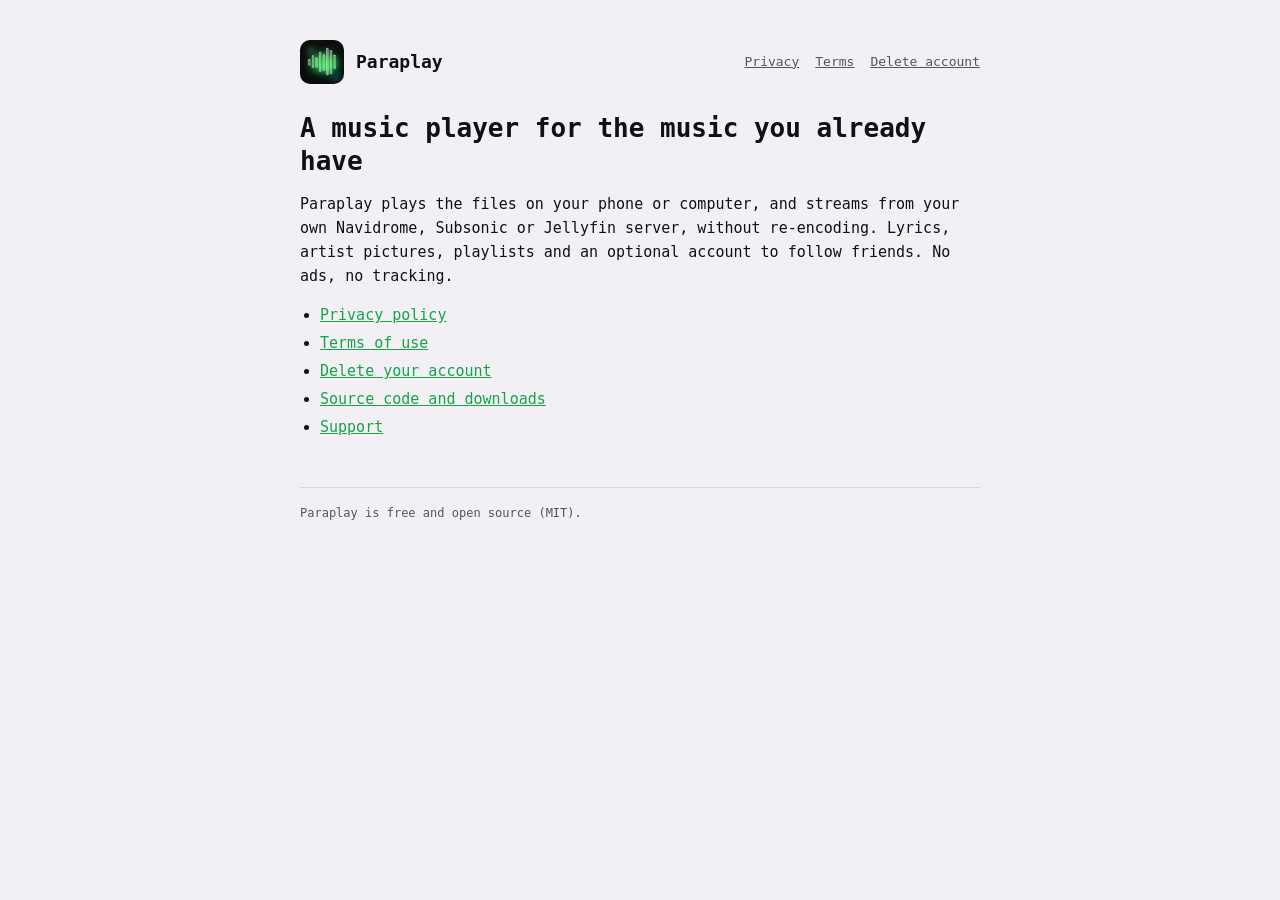
<file: docs/index.html>
<!doctype html>
<html lang="en">
<head>
<meta charset="utf-8">
<meta name="viewport" content="width=device-width, initial-scale=1">
<title>Paraplay</title>
<link rel="icon" href="icon.png">
<link rel="stylesheet" href="style.css">
</head>
<body>
<main>
  <header>
    <img src="icon.png" alt="">
    <a href="index.html">Paraplay</a>
    <nav><a href="privacy.html">Privacy</a><a href="terms.html">Terms</a><a href="delete-account.html">Delete account</a></nav>
  </header>
  <h1>A music player for the music you already have</h1>
  <p>Paraplay plays the files on your phone or computer, and streams from your own Navidrome, Subsonic or Jellyfin
  server, without re-encoding. Lyrics, artist pictures, playlists and an optional account to follow friends. No ads,
  no tracking.</p>
  <ul>
    <li><a href="privacy.html">Privacy policy</a></li>
    <li><a href="terms.html">Terms of use</a></li>
    <li><a href="delete-account.html">Delete your account</a></li>
    <li><a href="https://github.com/whozdgt/Paraplay">Source code and downloads</a></li>
    <li><a href="https://github.com/whozdgt/Paraplay/issues">Support</a></li>
  </ul>
  <footer>Paraplay is free and open source (MIT).</footer>
</main>
</body>
</html>
</file>
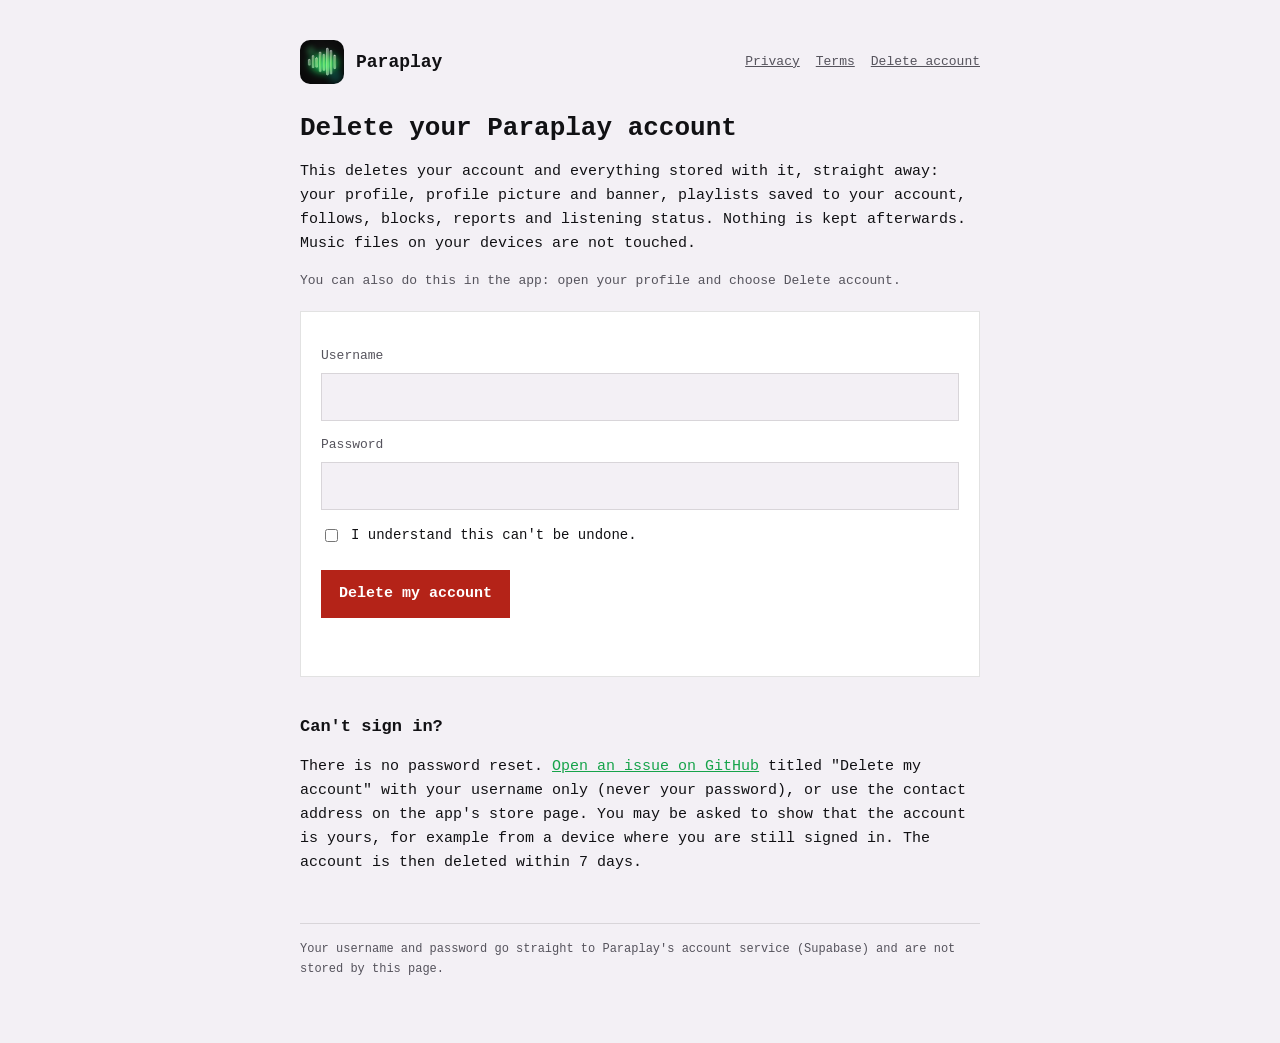
<file: docs/delete-account.html>
<!doctype html>
<html lang="en">
<head>
<meta charset="utf-8">
<meta name="viewport" content="width=device-width, initial-scale=1">
<title>Delete your Paraplay account</title>
<link rel="icon" href="icon.png">
<link rel="stylesheet" href="style.css">
</head>
<body>
<main>
  <header>
    <img src="icon.png" alt="">
    <a href="index.html">Paraplay</a>
    <nav><a href="privacy.html">Privacy</a><a href="terms.html">Terms</a><a href="delete-account.html">Delete account</a></nav>
  </header>

  <h1>Delete your Paraplay account</h1>
  <p>This deletes your account and everything stored with it, straight away: your profile, profile picture and
  banner, playlists saved to your account, follows, blocks, reports and listening status. Nothing is kept afterwards.
  Music files on your devices are not touched.</p>
  <p class="muted">You can also do this in the app: open your profile and choose Delete account.</p>

  <form class="card" id="form" autocomplete="off">
    <label for="user">Username</label>
    <input type="text" id="user" autocapitalize="none" spellcheck="false" required>
    <label for="pass">Password</label>
    <input type="password" id="pass" required>
    <label class="check"><input type="checkbox" id="sure" required> I understand this can't be undone.</label>
    <button type="submit" id="go">Delete my account</button>
    <div id="status" role="status" aria-live="polite"></div>
  </form>

  <h2>Can't sign in?</h2>
  <p>There is no password reset. <a href="https://github.com/whozdgt/Paraplay/issues/new?title=Delete%20my%20account">Open
  an issue on GitHub</a> titled "Delete my account" with your username only (never your password), or use the
  contact address on the app's store page. You may be asked to show that the account is yours, for example from a
  device where you are still signed in. The account is then deleted within 7 days.</p>

  <footer>Your username and password go straight to Paraplay's account service (Supabase) and are not stored by this page.</footer>
</main>
<script>
// The same steps the app takes (src/account.cpp): sign in, remove the pictures, then delete the account.
const API = "https://mljdegznscdoctiizyij.supabase.co";
const KEY = "sb_publishable_Kr-r4bv6fra9NbkDGazdDw_jBQ_x3lk";   // the public key that is also inside the app
const EMAIL_DOMAIN = "users.invalid";                              // usernames are stored as username@users.invalid

const $ = (id) => document.getElementById(id);
const say = (text, kind) => { const s = $("status"); s.textContent = text; s.className = kind || ""; };

async function call(method, path, token, body) {
  const headers = { apikey: KEY, "Content-Type": "application/json" };
  if (token) headers.Authorization = "Bearer " + token;
  const r = await fetch(API + path, { method, headers, body: body === undefined ? undefined : JSON.stringify(body) });
  let data = null;
  try { data = await r.json(); } catch (e) { /* an empty reply */ }
  return { ok: r.ok, status: r.status, data };
}

async function purge(bucket, uid, token) {
  for (let round = 0; round < 50; round++) {
    const list = await call("POST", "/storage/v1/object/list/" + bucket, token, { prefix: uid, limit: 100, offset: 0 });
    if (!list.ok) { if (list.status === 404 || list.status === 400) return; throw new Error("list " + bucket); }
    const names = (list.data || []).map((o) => o.name).filter(Boolean).map((n) => uid + "/" + n);
    if (names.length === 0) return;
    const del = await call("DELETE", "/storage/v1/object/" + bucket, token, { prefixes: names });
    if (!del.ok) throw new Error("delete " + bucket);
    if (names.length < 100) return;
  }
}

$("form").addEventListener("submit", async (e) => {
  e.preventDefault();
  const user = $("user").value.trim().toLowerCase();
  const pass = $("pass").value;
  if (!user || !pass || !$("sure").checked) return;
  $("go").disabled = true;
  try {
    say("Signing in…");
    const auth = await call("POST", "/auth/v1/token?grant_type=password", null, { email: user + "@" + EMAIL_DOMAIN, password: pass });
    if (!auth.ok || !auth.data || !auth.data.access_token) {
      say("That username and password don't match an account.", "err");
      return;
    }
    const token = auth.data.access_token;
    const uid = auth.data.user && auth.data.user.id;
    if (!uid) throw new Error("no user id");
    say("Removing your pictures…");
    for (const b of ["avatars", "banners", "artist-photos"]) await purge(b, uid, token);
    say("Deleting your account…");
    const gone = await call("POST", "/rest/v1/rpc/delete_my_account", token, {});
    if (!gone.ok) throw new Error("delete_my_account " + gone.status);
    $("form").reset();
    say("Your account was deleted. Devices that were signed in will sign out the next time they connect.", "ok");
  } catch (err) {
    say("Something went wrong, so the account may not be fully deleted. Try again in a minute, or use the contact below.", "err");
  } finally {
    $("go").disabled = false;
    $("pass").value = "";
  }
});
</script>
</body>
</html>
</file>
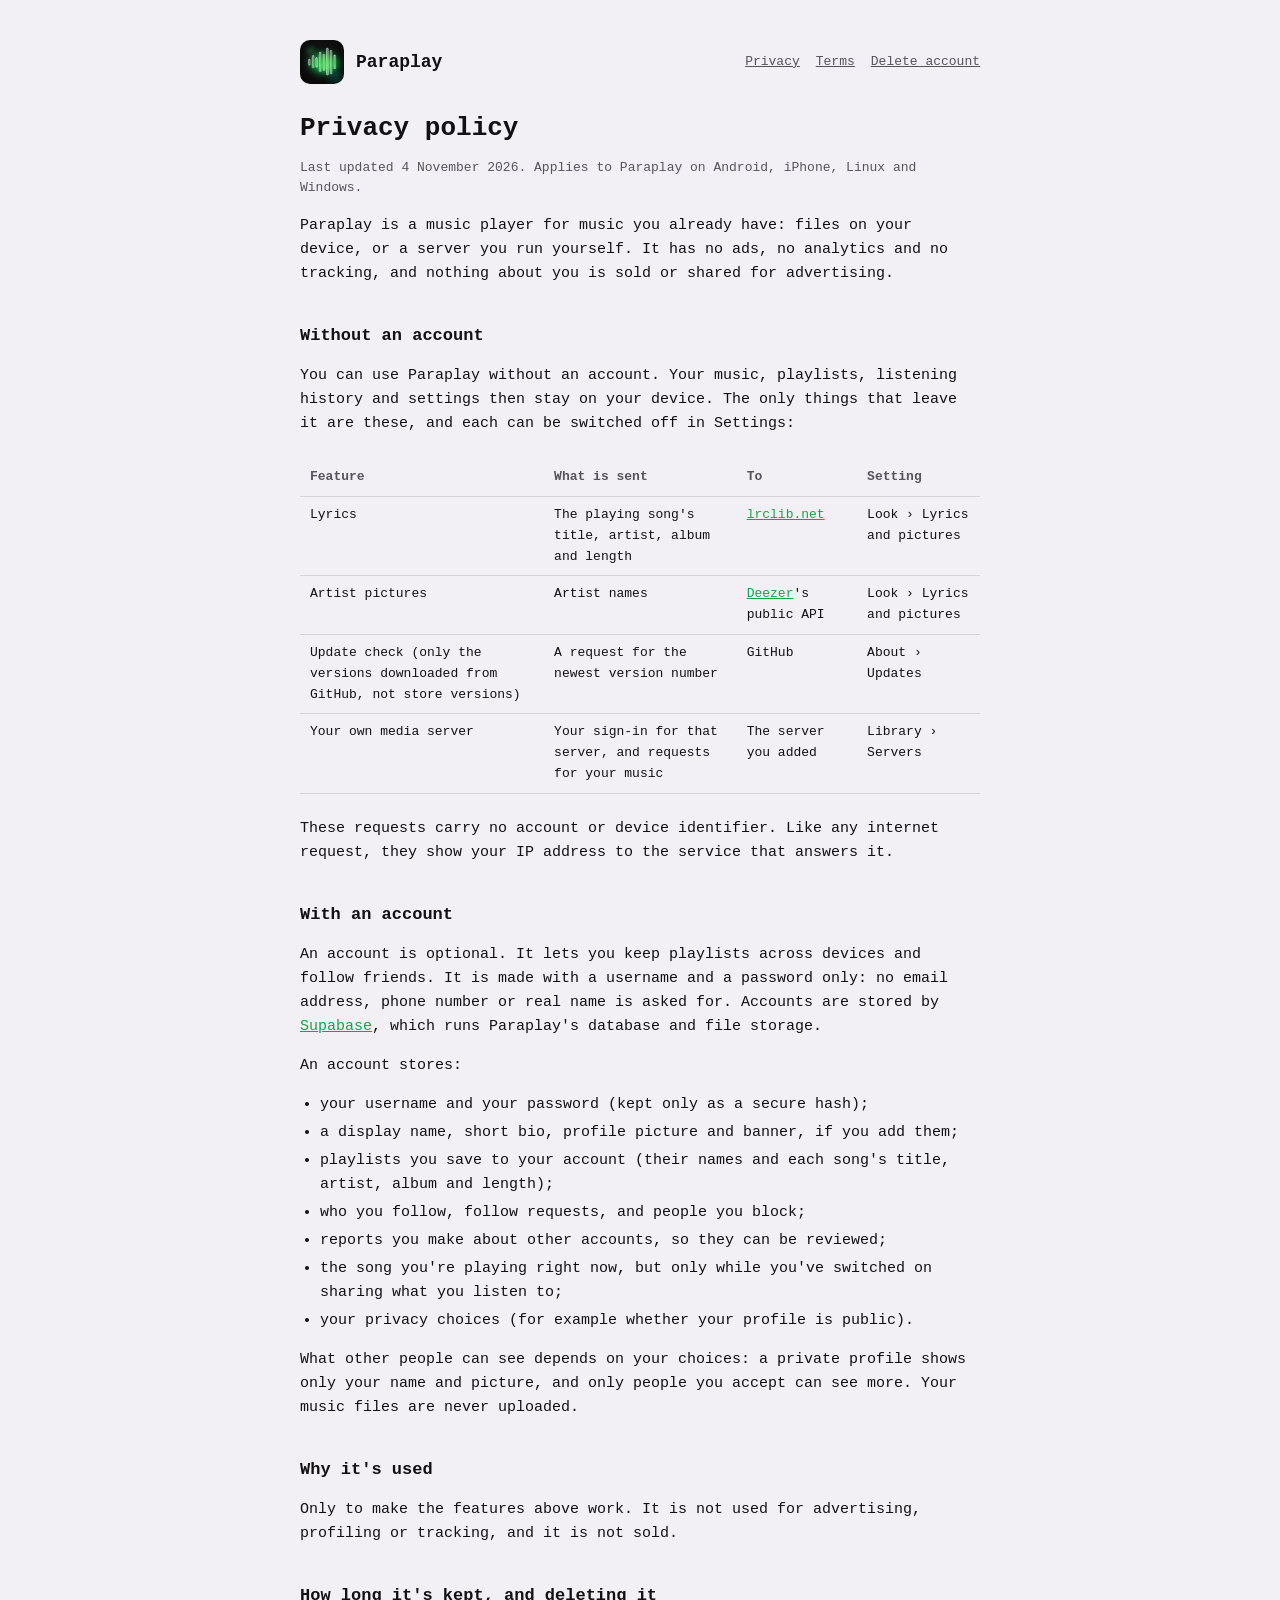
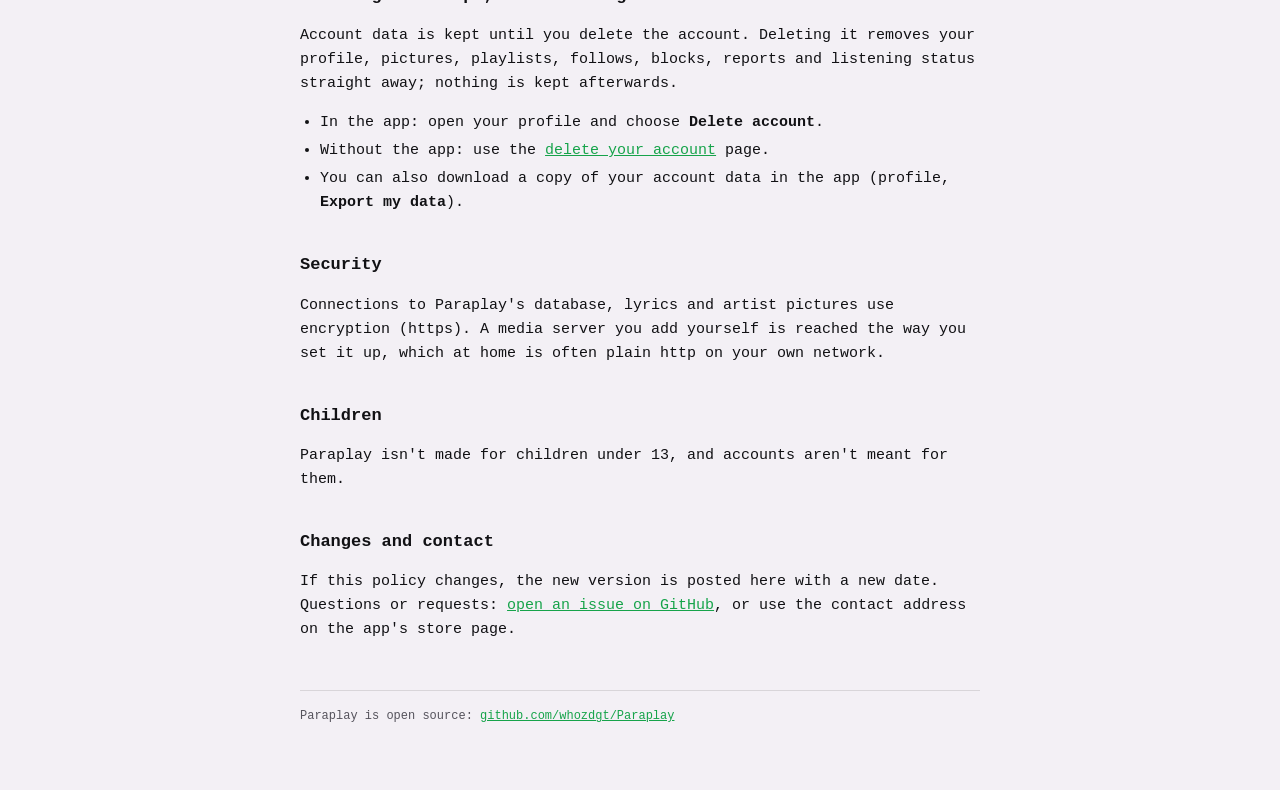
<file: docs/privacy.html>
<!doctype html>
<html lang="en">
<head>
<meta charset="utf-8">
<meta name="viewport" content="width=device-width, initial-scale=1">
<title>Paraplay privacy policy</title>
<link rel="icon" href="icon.png">
<link rel="stylesheet" href="style.css">
</head>
<body>
<main>
  <header>
    <img src="icon.png" alt="">
    <a href="index.html">Paraplay</a>
    <nav><a href="privacy.html">Privacy</a><a href="terms.html">Terms</a><a href="delete-account.html">Delete account</a></nav>
  </header>

  <h1>Privacy policy</h1>
  <p class="muted">Last updated 4 November 2026. Applies to Paraplay on Android, iPhone, Linux and Windows.</p>

  <p>Paraplay is a music player for music you already have: files on your device, or a server you run yourself.
  It has no ads, no analytics and no tracking, and nothing about you is sold or shared for advertising.</p>

  <h2>Without an account</h2>
  <p>You can use Paraplay without an account. Your music, playlists, listening history and settings then stay on your
  device. The only things that leave it are these, and each can be switched off in Settings:</p>
  <div class="table-wrap"><table>
    <tr><th>Feature</th><th>What is sent</th><th>To</th><th>Setting</th></tr>
    <tr><td>Lyrics</td><td>The playing song's title, artist, album and length</td><td><a href="https://lrclib.net">lrclib.net</a></td><td>Look › Lyrics and pictures</td></tr>
    <tr><td>Artist pictures</td><td>Artist names</td><td><a href="https://www.deezer.com">Deezer</a>'s public API</td><td>Look › Lyrics and pictures</td></tr>
    <tr><td>Update check (only the versions downloaded from GitHub, not store versions)</td><td>A request for the newest version number</td><td>GitHub</td><td>About › Updates</td></tr>
    <tr><td>Your own media server</td><td>Your sign-in for that server, and requests for your music</td><td>The server you added</td><td>Library › Servers</td></tr>
  </table></div>
  <p>These requests carry no account or device identifier. Like any internet request, they show your IP address to the
  service that answers it.</p>

  <h2>With an account</h2>
  <p>An account is optional. It lets you keep playlists across devices and follow friends. It is made with a username
  and a password only: no email address, phone number or real name is asked for. Accounts are stored by
  <a href="https://supabase.com">Supabase</a>, which runs Paraplay's database and file storage.</p>
  <p>An account stores:</p>
  <ul>
    <li>your username and your password (kept only as a secure hash);</li>
    <li>a display name, short bio, profile picture and banner, if you add them;</li>
    <li>playlists you save to your account (their names and each song's title, artist, album and length);</li>
    <li>who you follow, follow requests, and people you block;</li>
    <li>reports you make about other accounts, so they can be reviewed;</li>
    <li>the song you're playing right now, but only while you've switched on sharing what you listen to;</li>
    <li>your privacy choices (for example whether your profile is public).</li>
  </ul>
  <p>What other people can see depends on your choices: a private profile shows only your name and picture, and only
  people you accept can see more. Your music files are never uploaded.</p>

  <h2>Why it's used</h2>
  <p>Only to make the features above work. It is not used for advertising, profiling or tracking, and it is not sold.</p>

  <h2>How long it's kept, and deleting it</h2>
  <p>Account data is kept until you delete the account. Deleting it removes your profile, pictures, playlists, follows,
  blocks, reports and listening status straight away; nothing is kept afterwards.</p>
  <ul>
    <li>In the app: open your profile and choose <strong>Delete account</strong>.</li>
    <li>Without the app: use the <a href="delete-account.html">delete your account</a> page.</li>
    <li>You can also download a copy of your account data in the app (profile, <strong>Export my data</strong>).</li>
  </ul>

  <h2>Security</h2>
  <p>Connections to Paraplay's database, lyrics and artist pictures use encryption (https). A media server you add
  yourself is reached the way you set it up, which at home is often plain http on your own network.</p>

  <h2>Children</h2>
  <p>Paraplay isn't made for children under 13, and accounts aren't meant for them.</p>

  <h2>Changes and contact</h2>
  <p>If this policy changes, the new version is posted here with a new date. Questions or requests:
  <a href="https://github.com/whozdgt/Paraplay/issues">open an issue on GitHub</a>, or use the contact address on the
  app's store page.</p>

  <footer>Paraplay is open source: <a href="https://github.com/whozdgt/Paraplay">github.com/whozdgt/Paraplay</a></footer>
</main>
</body>
</html>
</file>
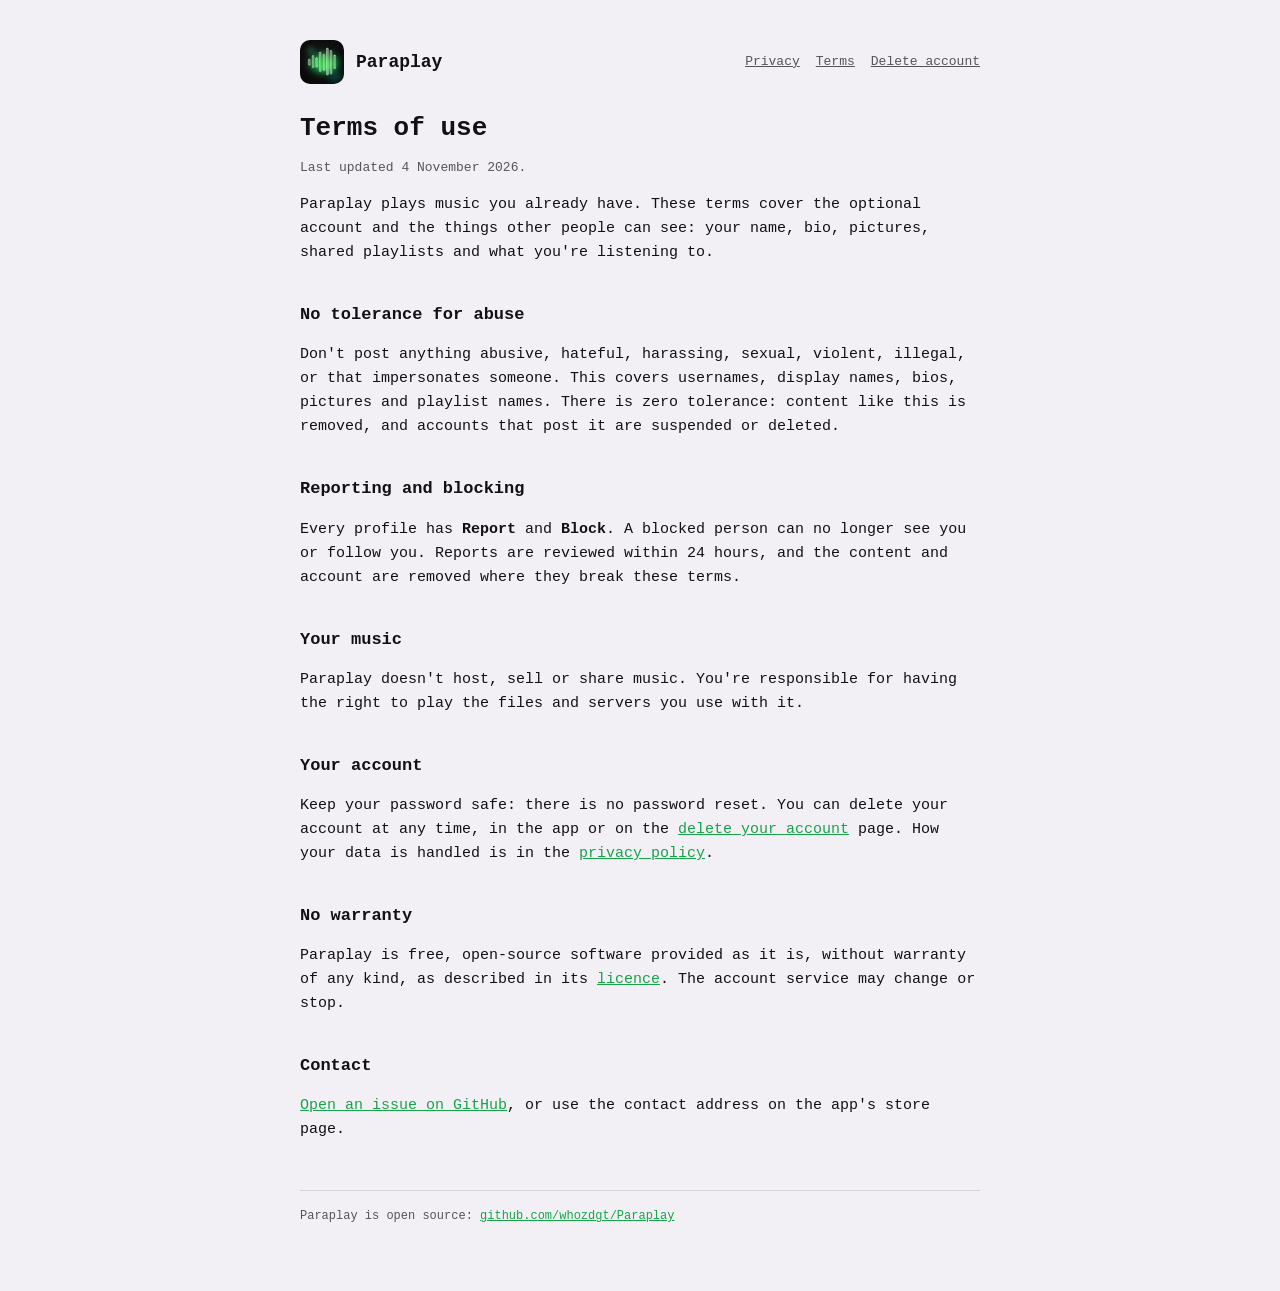
<file: docs/terms.html>
<!doctype html>
<html lang="en">
<head>
<meta charset="utf-8">
<meta name="viewport" content="width=device-width, initial-scale=1">
<title>Paraplay terms</title>
<link rel="icon" href="icon.png">
<link rel="stylesheet" href="style.css">
</head>
<body>
<main>
  <header>
    <img src="icon.png" alt="">
    <a href="index.html">Paraplay</a>
    <nav><a href="privacy.html">Privacy</a><a href="terms.html">Terms</a><a href="delete-account.html">Delete account</a></nav>
  </header>

  <h1>Terms of use</h1>
  <p class="muted">Last updated 4 November 2026.</p>

  <p>Paraplay plays music you already have. These terms cover the optional account and the things other people can
  see: your name, bio, pictures, shared playlists and what you're listening to.</p>

  <h2>No tolerance for abuse</h2>
  <p>Don't post anything abusive, hateful, harassing, sexual, violent, illegal, or that impersonates someone. This
  covers usernames, display names, bios, pictures and playlist names. There is zero tolerance: content like this is
  removed, and accounts that post it are suspended or deleted.</p>

  <h2>Reporting and blocking</h2>
  <p>Every profile has <strong>Report</strong> and <strong>Block</strong>. A blocked person can no longer see you or
  follow you. Reports are reviewed within 24 hours, and the content and account are removed where they break these
  terms.</p>

  <h2>Your music</h2>
  <p>Paraplay doesn't host, sell or share music. You're responsible for having the right to play the files and servers
  you use with it.</p>

  <h2>Your account</h2>
  <p>Keep your password safe: there is no password reset. You can delete your account at any time, in the app or on the
  <a href="delete-account.html">delete your account</a> page. How your data is handled is in the
  <a href="privacy.html">privacy policy</a>.</p>

  <h2>No warranty</h2>
  <p>Paraplay is free, open-source software provided as it is, without warranty of any kind, as described in its
  <a href="https://github.com/whozdgt/Paraplay/blob/main/LICENSE">licence</a>. The account service may change or stop.</p>

  <h2>Contact</h2>
  <p><a href="https://github.com/whozdgt/Paraplay/issues">Open an issue on GitHub</a>, or use the contact address on the
  app's store page.</p>

  <footer>Paraplay is open source: <a href="https://github.com/whozdgt/Paraplay">github.com/whozdgt/Paraplay</a></footer>
</main>
</body>
</html>
</file>
<file: docs/style.css>
:root {
  --bg: #f3f0f5;
  --card: #ffffff;
  --ink: #111114;
  --muted: #55535c;
  --line: rgba(17, 17, 20, 0.12);
  --accent: #16a34a;
  --danger: #b42318;
}
@media (prefers-color-scheme: dark) {
  :root {
    --bg: #15151b;
    --card: #1e1e26;
    --ink: #f1f0f4;
    --muted: #a9a7b3;
    --line: rgba(241, 240, 244, 0.14);
    --accent: #4ade80;
    --danger: #f97066;
  }
}
* { box-sizing: border-box; }
html { -webkit-text-size-adjust: 100%; }
body {
  margin: 0;
  background: var(--bg);
  color: var(--ink);
  font: 15px/1.6 "JetBrains Mono", ui-monospace, SFMono-Regular, Menlo, Consolas, monospace;
}
main { max-width: 720px; margin: 0 auto; padding: 40px 20px 64px; }
header { display: flex; align-items: center; flex-wrap: wrap; gap: 12px; margin-bottom: 28px; }
header img { width: 44px; height: 44px; border-radius: 10px; }
header > a { color: inherit; text-decoration: none; font-weight: 700; font-size: 18px; }
nav { margin-left: auto; display: flex; gap: 16px; flex-wrap: wrap; font-size: 13px; }
nav a { color: var(--muted); }
@media (max-width: 480px) { nav { margin-left: 0; width: 100%; } }
h1 { font-size: 26px; line-height: 1.25; margin: 0 0 6px; }
h2 { font-size: 17px; margin: 36px 0 8px; }
p, li { color: var(--ink); }
.muted { color: var(--muted); font-size: 13px; }
a { color: var(--accent); }
ul { padding-left: 20px; }
li { margin: 4px 0; }
table { width: 100%; border-collapse: collapse; font-size: 13px; margin: 8px 0; }
th, td { text-align: left; vertical-align: top; padding: 8px 10px; border-bottom: 1px solid var(--line); }
th { color: var(--muted); font-weight: 600; }
.table-wrap { overflow-x: auto; }
.card { background: var(--card); border: 1px solid var(--line); padding: 20px; margin: 20px 0; }
label { display: block; font-size: 13px; color: var(--muted); margin: 14px 0 6px; }
input[type=text], input[type=password] {
  width: 100%; padding: 11px 12px; font: inherit; color: var(--ink);
  background: var(--bg); border: 1px solid var(--line); border-radius: 0;
}
input:focus { outline: 2px solid var(--accent); outline-offset: -1px; }
.check { display: flex; gap: 10px; align-items: flex-start; color: var(--ink); font-size: 14px; }
.check input { margin-top: 5px; }
button {
  margin-top: 18px; padding: 12px 18px; font: inherit; font-weight: 600; cursor: pointer;
  border: 0; background: var(--danger); color: #fff;
}
button:disabled { opacity: 0.5; cursor: default; }
#status { margin-top: 14px; min-height: 1.6em; }
#status.ok { color: var(--accent); }
#status.err { color: var(--danger); }
footer { margin-top: 48px; padding-top: 16px; border-top: 1px solid var(--line); font-size: 12px; color: var(--muted); }
</file>
